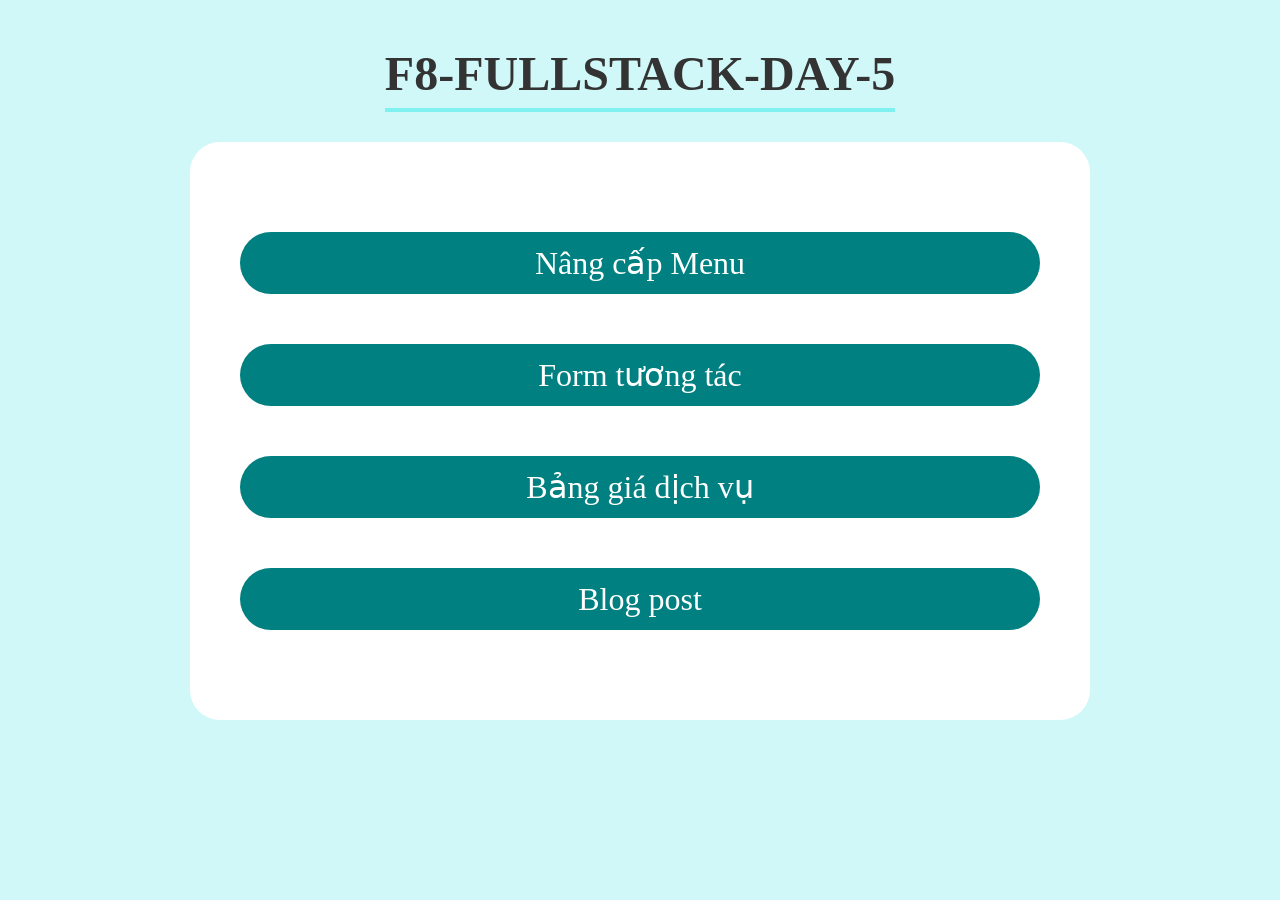
<file: index.html>
<!DOCTYPE html>
<html lang="en">
<head>
    <meta charset="UTF-8">
    <meta name="viewport" content="width=device-width, initial-scale=1.0">
    <title>f8-fullstack-day-5</title>
    <link rel="stylesheet" href="./css/reset.css">
    <link rel="stylesheet" href="./css/style.css">
</head>
<body class="index-body">
    <div class="heading">
        <h1>F8-FULLSTACK-DAY-5</h1>
    </div>
    <div class="container">
        <a href="./menu-enhanced.html" target="_blank">
            <div class="box">
                <h2> Nâng cấp Menu</h2>
            </div>
        </a>
        <a href="./form-interactive.html" target="_blank">
            <div class="box">
                <h2> Form tương tác</h2>
            </div>
        </a>
        <a href="./pricing-table.html" target="_blank">
            <div class="box">
                <h2> Bảng giá dịch vụ </h2>
            </div>
        </a>
        <a href="./blog-post.html" target="_blank">
            <div class="box">
                <h2> Blog post </h2>
            </div>
        </a>
    </div>
    
    
</body>
</html>
</file>
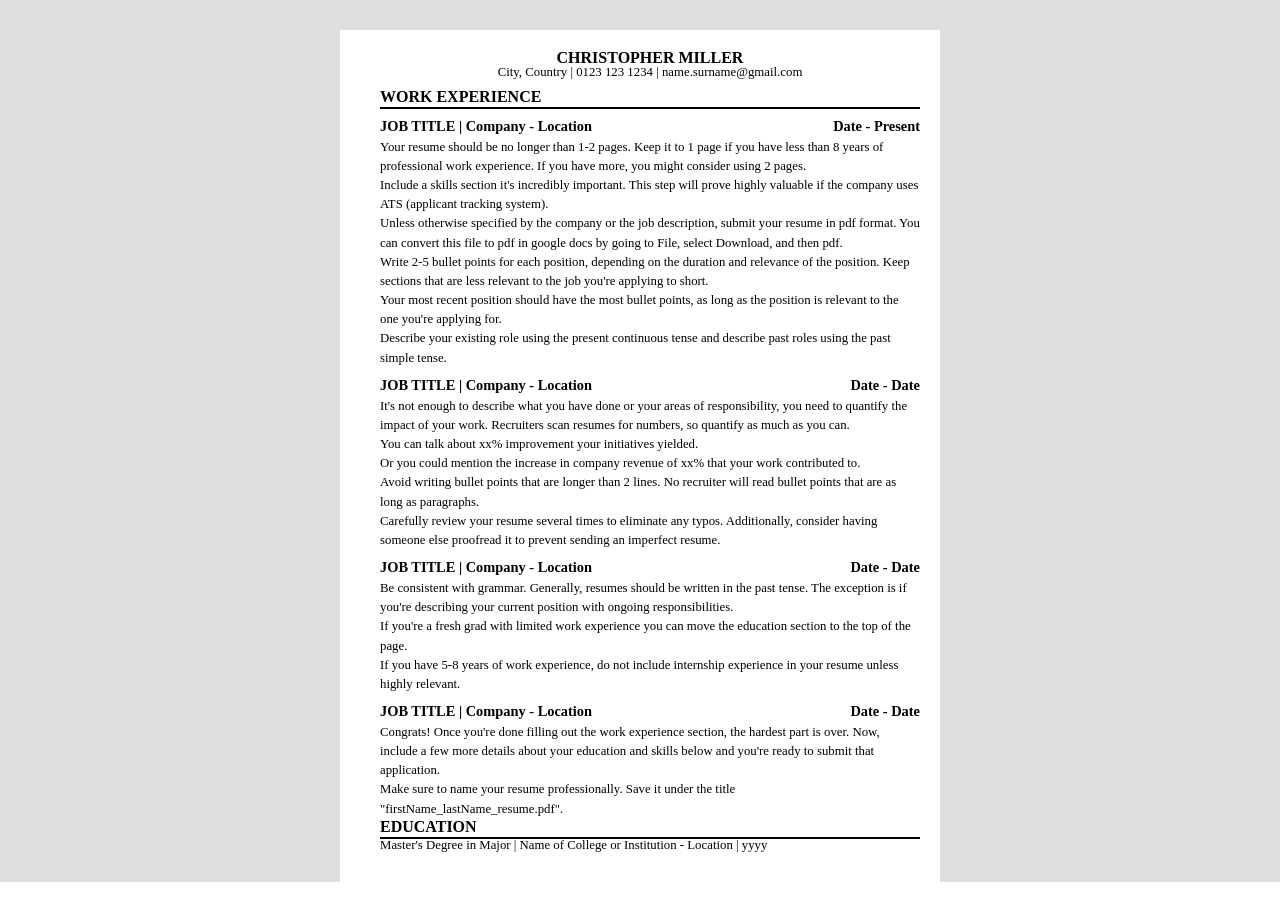
<file: cv.html>
<!DOCTYPE html>
<html lang="en">
<head>
    <meta charset="UTF-8">
    <meta name="viewport" content="width=device-width, initial-scale=1.0">
    <title>CV</title>
    <link rel="stylesheet" href="./css/reset.css">
    <link rel="stylesheet" href="./css/style.css">
</head>
<body>
    <div class="background">
        <div class="cv-content">
            <h1 class="heading-1-cv">CHRISTOPHER MILLER</h1>
            <p class="paragraph">City, Country | 0123 123 1234 | name.surname@gmail.com</p>
            <h2 class="heading-2">WORK EXPERIENCE</h2>
            <h3 class="heading-3">
                <span>JOB TITLE | Company - Location</span> 
                <span>Date - Present</span> 
                <span class="full-width"></span> 
            </h3>
            <ul>
                <li>Your resume should be no longer than 1-2 pages. Keep it to 1 page if you have less than 8 years of professional work experience. If you have more, you might consider using 2 pages.</li>
                <li>Include a skills section it's incredibly important. This step will prove highly valuable if the company uses ATS (applicant tracking system).</li>
                <li>Unless otherwise specified by the company or the job description, submit your resume in pdf format. You can convert this file to pdf in google docs by going to File, select Download, and then pdf.</li>
                <li>Write 2-5 bullet points for each position, depending on the duration and relevance of the position. Keep sections that are less relevant to the job you're applying to short.</li>
                <li>Your most recent position should have the most bullet points, as long as the position is relevant to the one you're applying for.</li>
                <li>Describe your existing role using the present continuous tense and describe past roles using the past simple tense.</li>
            </ul>
            <h3 class="heading-3">
                <span>JOB TITLE | Company - Location</span> 
                <span>Date - Date</span> 
                <span class="full-width"></span> 
            </h3>
            <ul>
                <li>It's not enough to describe what you have done or your areas of responsibility, you need to quantify the impact of your work. Recruiters scan resumes for numbers, so quantify as much as you can.</li>
                <li>You can talk about xx% improvement your initiatives yielded.</li>
                <li>Or you could mention the increase in company revenue of xx% that your work contributed to.</li>
                <li>Avoid writing bullet points that are longer than 2 lines. No recruiter will read bullet points that are as long as paragraphs.</li>
                <li>Carefully review your resume several times to eliminate any typos. Additionally, consider having someone else proofread it to prevent sending an imperfect resume.</li>
            </ul>
            <h3 class="heading-3">
                <span>JOB TITLE | Company - Location</span> 
                <span>Date - Date</span> 
                <span class="full-width"></span> 
            </h3>
            <ul>
                <li>Be consistent with grammar. Generally, resumes should be written in the past tense. The exception is if you're describing your current position with ongoing responsibilities.</li>
                <li>If you're a fresh grad with limited work experience you can move the education section to the top of the page.</li>
                <li>If you have 5-8 years of work experience, do not include internship experience in your resume unless highly relevant.</li>
            </ul>
            <h3 class="heading-3">
                <span>JOB TITLE | Company - Location</span> 
                <span>Date - Date</span> 
                <span class="full-width"></span> 
            </h3>
            <ul>
                <li>Congrats! Once you're done filling out the work experience section, the hardest part is over. Now, include a few more details about your education and skills below and you're ready to submit that application.</li>
                <li>Make sure to name your resume professionally. Save it under the title "firstName_lastName_resume.pdf".</li>
            </ul>
            <h2 class="heading-2">EDUCATION</h2>
            <p><strong>Master's Degree in Major</strong> | Name of College or Institution - Location | yyyy</p>
        </div>
    </div>    

</body>
</html>
</file>
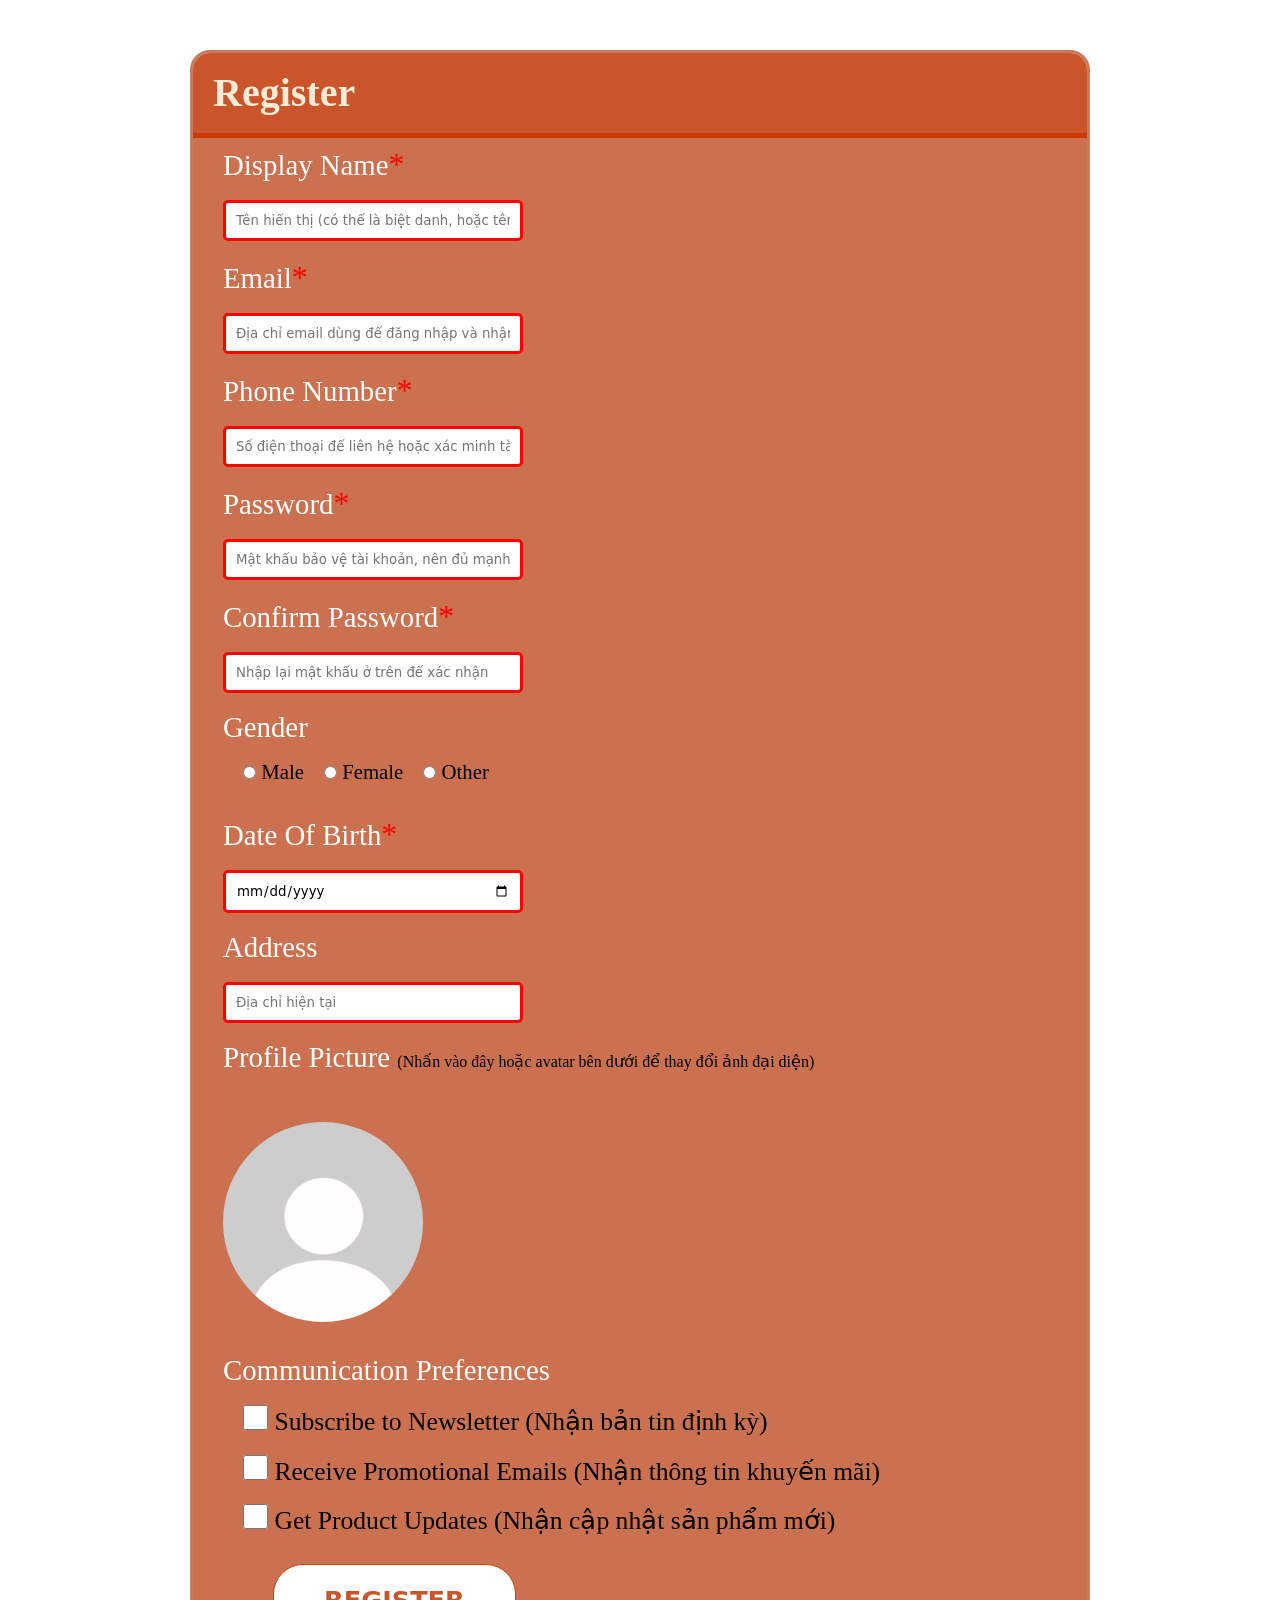
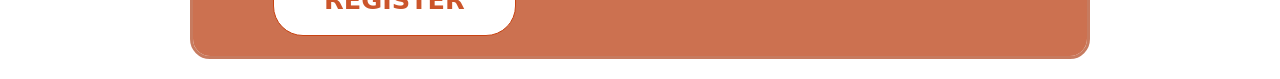
<file: form-interactive.html>
<!DOCTYPE html>
<html lang="en">
<head>
    <meta charset="UTF-8">
    <meta name="viewport" content="width=device-width, initial-scale=1.0">
    <title>Register</title>
    <link rel="stylesheet" href="./css/reset.css">
    <link rel="stylesheet" href="./css/style.css">
</head>
<body>
    <div class="wrapper">
        <div class="form-register">
            <h1 class="heading-1-form">Register</h1>
        </div>
        <div class="form-container">
            <form action="" autocomplete="off" spellcheck="false">
                <div class="form-content">
                    <label for="displayname">Display Name</label>
                    <input type="text" name="Display Name" required id="displayname" placeholder="Tên hiển thị (có thể là biệt danh, hoặc tên thật....)">
                </div>
                <div class="form-content">
                    <label for="email">Email</label>
                    <input type="email" name="email" required id="email" placeholder="Địa chỉ email dùng để đăng nhập và nhận thông báo" >
                </div>
                <div class="form-content">
                    <label for="phonenumber">Phone Number</label>
                    <input type="tel" name="Phone Number" required id="phonenumber" placeholder="Số điện thoại để liên hệ hoặc xác minh tài khoản">
                </div>
                <div class="form-content">
                    <label for="password">Password</label>
                    <input type="password" name="password" required id="password" placeholder="Mật khẩu bảo vệ tài khoản, nên đủ mạnh">
                </div>
                <div class="form-content">
                    <label for="confirmpassword">Confirm Password</label>
                    <input type="password" name="Confirm Password" required id="confirmpassword" placeholder="Nhập lại mật khẩu ở trên để xác nhận">
                </div>
                <div class="form-content">
                    <div class="gender-group">
                        <label>Gender</label>
                            <div class="radio-options">
  <label for="male">
    <input type="radio" name="Gender" required id="male"> Male
  </label>
  <label for="female">
    <input type="radio" name="Gender" required id="female"> Female
  </label>
  <label for="other">
    <input type="radio" name="Gender" required id="other"> Other
  </label>
</div>
                        
                    </div>
                </div>
                <div class="form-content">
                    <label for="dateofbirth">Date Of Birth</label>
                    <input type="date" name="Date Of Birth" required id="dateofbirth">
                </div>
                <div class="form-content">
                    <label for="address">Address</label>
                    <input type="text" name="Address" required id="address" placeholder="Địa chỉ hiện tại ">
                </div>
                <div class="form-content">
                    <div class="img-upload">
                        <label for="profilepicture">
                            <p>Profile Picture <span style="color:black; font-size:16px">(Nhấn vào đây hoặc avatar bên dưới để thay đổi ảnh đại diện)</span></p>
                        
                            <img src="./image/img-placeholder.png" alt="avatar">
                        </label>
                        <input type="file" name="Profile Picture" id="profilepicture" accept="image/*">
                    </div>
                </div>
                <div class="form-content">
                    <div class="email-group">
                        <label>Communication Preferences</label>
                        <div class="email-options">
                            <label for="subscribe">
                                <input type="checkbox" name="Communication Preferences" id="subscribe">
                                Subscribe to Newsletter (Nhận bản tin định kỳ)
                            </label>
    
                            <label for="receive">
                                <input type="checkbox" name="Communication Preferences" id="receive">
                                Receive Promotional Emails (Nhận thông tin khuyến mãi)
                            </label>
    
                            <label for="get">
                                <input type="checkbox" name="Communication Preferences" id="get">
                                 Get Product Updates (Nhận cập nhật sản phẩm mới)
                            </label>
                        </div>
                    </div>
                    
                </div>
                <button type="submit" class="form-btn">REGISTER</button>
            </form>

        </div>
    </div>
</body>
</html>
</file>
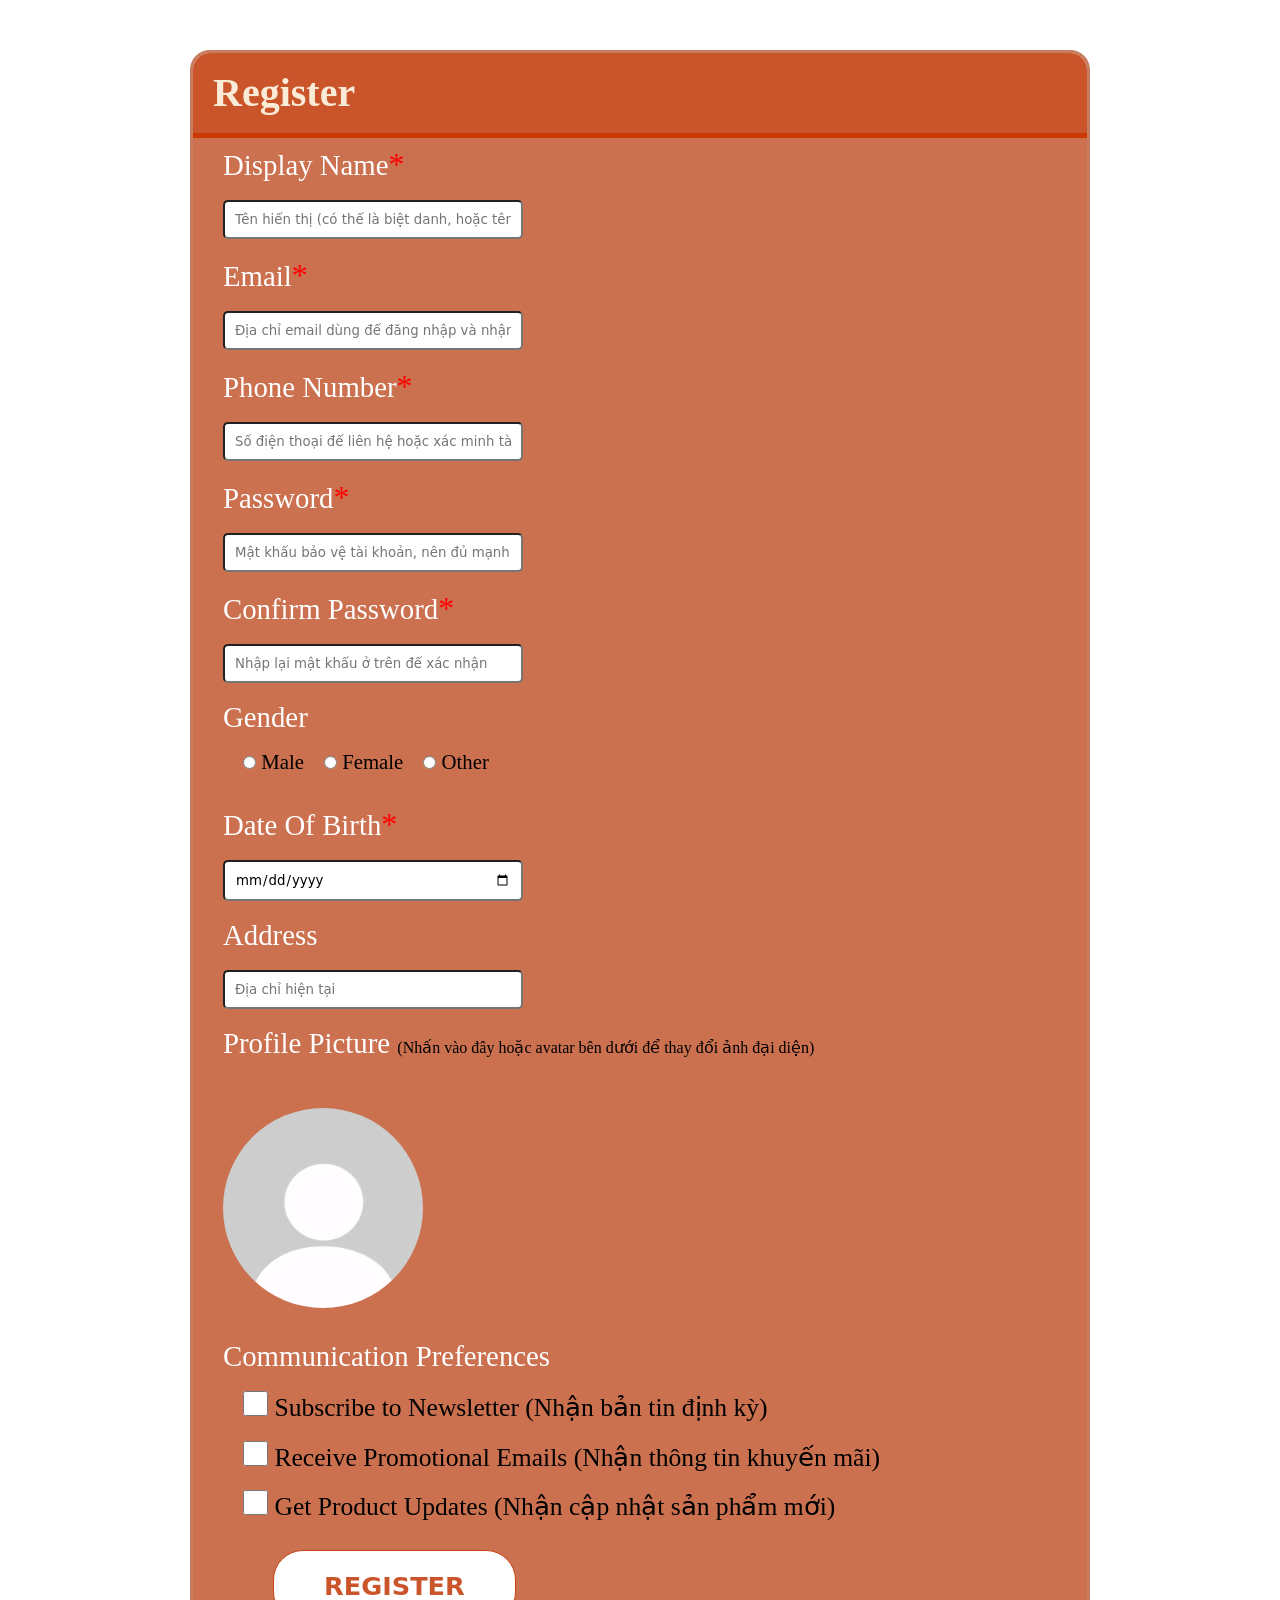
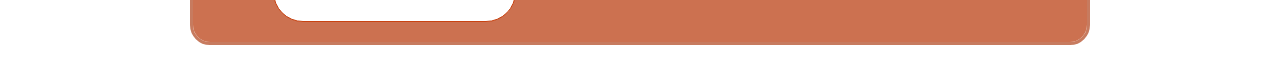
<file: form.html>
<!DOCTYPE html>
<html lang="en">
<head>
    <meta charset="UTF-8">
    <meta name="viewport" content="width=device-width, initial-scale=1.0">
    <title>Register</title>
    <link rel="stylesheet" href="./css/reset.css">
    <link rel="stylesheet" href="./css/style.css">
</head>
<body>
    <div class="wrapper">
        <div class="form-register">
            <h1 class="heading-1-form">Register</h1>
        </div>
        <div class="form-container">
            <form action="" autocomplete="off" spellcheck="false">
                <div class="form-content">
                    <label for="displayname">Display Name</label>
                    <input type="text" name="Display Name" id="displayname" placeholder="Tên hiển thị (có thể là biệt danh, hoặc tên thật....)">
                </div>
                <div class="form-content">
                    <label for="email">Email</label>
                    <input type="email" name="email" id="email" placeholder="Địa chỉ email dùng để đăng nhập và nhận thông báo" >
                </div>
                <div class="form-content">
                    <label for="phonenumber">Phone Number</label>
                    <input type="tel" name="Phone Number" id="phonenumber" placeholder="Số điện thoại để liên hệ hoặc xác minh tài khoản">
                </div>
                <div class="form-content">
                    <label for="password">Password</label>
                    <input type="password" name="password" id="password" placeholder="Mật khẩu bảo vệ tài khoản, nên đủ mạnh">
                </div>
                <div class="form-content">
                    <label for="confirmpassword">Confirm Password</label>
                    <input type="password" name="Confirm Password" id="confirmpassword" placeholder="Nhập lại mật khẩu ở trên để xác nhận">
                </div>
                <div class="form-content">
                    <div class="gender-group">
                        <label>Gender</label>
                            <div class="radio-options">
  <label for="male">
    <input type="radio" name="Gender" id="male"> Male
  </label>
  <label for="female">
    <input type="radio" name="Gender" id="female"> Female
  </label>
  <label for="other">
    <input type="radio" name="Gender" id="other"> Other
  </label>
</div>
                        
                    </div>
                </div>
                <div class="form-content">
                    <label for="dateofbirth">Date Of Birth</label>
                    <input type="date" name="Date Of Birth" id="dateofbirth">
                </div>
                <div class="form-content">
                    <label for="address">Address</label>
                    <input type="text" name="Address" id="address" placeholder="Địa chỉ hiện tại ">
                </div>
                <div class="form-content">
                    <div class="img-upload">
                        <label for="profilepicture">
                            <p>Profile Picture <span style="color:black; font-size:16px">(Nhấn vào đây hoặc avatar bên dưới để thay đổi ảnh đại diện)</span></p>
                        
                            <img src="./image/img-placeholder.png" alt="avatar">
                        </label>
                        <input type="file" name="Profile Picture" id="profilepicture" accept="image/*">
                    </div>
                </div>
                <div class="form-content">
                    <div class="email-group">
                        <label>Communication Preferences</label>
                        <div class="email-options">
                            <label for="subscribe">
                                <input type="checkbox" name="Communication Preferences" id="subscribe">
                                Subscribe to Newsletter (Nhận bản tin định kỳ)
                            </label>
    
                            <label for="receive">
                                <input type="checkbox" name="Communication Preferences" id="receive">
                                Receive Promotional Emails (Nhận thông tin khuyến mãi)
                            </label>
    
                            <label for="get">
                                <input type="checkbox" name="Communication Preferences" id="get">
                                 Get Product Updates (Nhận cập nhật sản phẩm mới)
                            </label>
                        </div>
                    </div>
                    
                </div>
                <button type="submit" class="form-btn">REGISTER</button>
            </form>

        </div>
    </div>
</body>
</html>
</file>
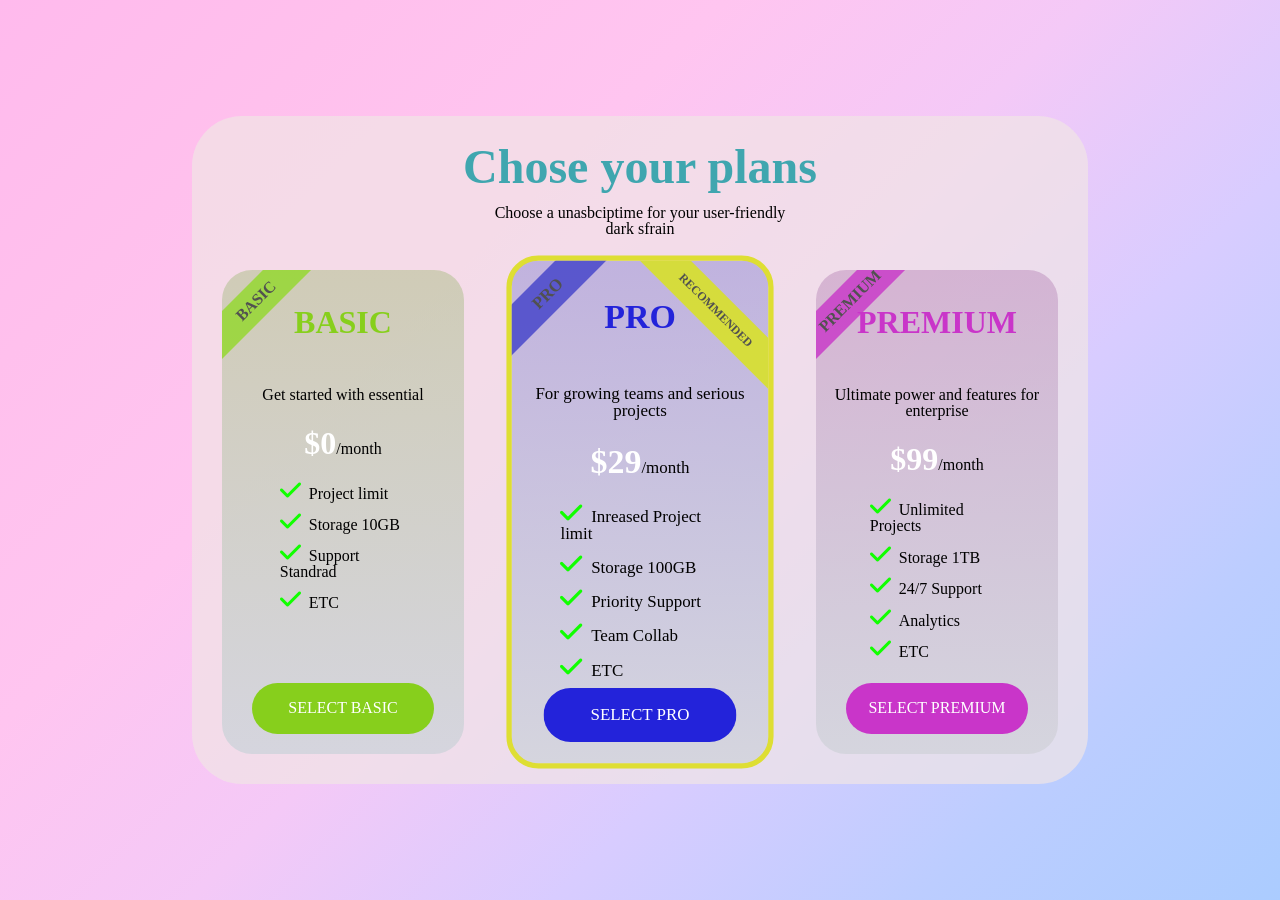
<file: pricing-table.html>
<!DOCTYPE html>
<html lang="en">
<head>
    <meta charset="UTF-8">
    <meta name="viewport" content="width=device-width, initial-scale=1.0">
    <title>Bảng Giá Dich Vụ</title>
    <link rel="stylesheet" href="./css/reset.css">
    <link rel="stylesheet" href="./css/style.css">
    <link rel="stylesheet" href="https://cdnjs.cloudflare.com/ajax/libs/font-awesome/6.5.1/css/all.min.css">
</head>
<body class="pricing-table">
    
    <div class="table">
        <div class="title">
            <h1>Chose your plans</h1>
            <p>Choose a unasbciptime for your user-friendly dark sfrain</p>
        </div>
        <div class="table-content">
            <div class="table-basic">
                <h2> BASIC</h2>
                <p>Get started with essential</p>
                <p><span>$0</span>/month</p>
                <div class="features">
                    <p class="icon">Project limit</p>
                    <p class="icon">Storage 10GB</p>
                    <p class="icon">Support Standrad</p>
                    <p class="icon">ETC</p>
                </div>
                <a href="#" class="bottom">
                    SELECT BASIC
                </a>
            </div>
            <div class="table-pro">
                <h2>PRO</h2>
                <p>For growing teams and serious projects</p>
                <p><span>$29</span>/month</p>
                <div class="features">
                    <p class="icon">Inreased Project limit</p>
                    <p class="icon">Storage 100GB</p>
                    <p class="icon">Priority Support</p>
                    <p class="icon">Team Collab</p>
                    <p class="icon">ETC</p>
                </div>
                <a href="#" class="bottom">
                    SELECT PRO
                </a>
            </div>
            <div class="table-premium">
                <h2>PREMIUM</h2>
                <p>Ultimate power and features for enterprise</p>
                <p><span>$99</span>/month</p>
                <div class="features">
                    <p class="icon">Unlimited Projects</p>
                    <p class="icon">Storage 1TB</p>
                    <p class="icon">24/7 Support</p>
                    <p class="icon">Analytics</p>
                    <p class="icon">ETC</p>
                </div>
                <a href="#" class="bottom">
                    SELECT PREMIUM
                </a>
            </div>
            
        </div>
    </div>
</body>
</html>
</file>
<file: css/style.css>
* {
    box-sizing: border-box;
    font-family: system-ui, -apple-system, BlinkMacSystemFont, 'Segoe UI', Roboto, Oxygen, Ubuntu, Cantarell, 'Open Sans', 'Helvetica Neue', sans-serif;
    margin: 0;
    padding: 0;
}

.index-body {
    background-color: #d1f8f8;
    color: #000000;
    text-align: center;
}

.form-body {
    background-color: #c99a89;
}

/* Dành cho file index.html */
.heading {
    font-size: 3rem;
    text-align: center;
    font-weight: bold;
    margin-top: 50px;
    color: #333333;
    margin-bottom: 30px;
    display: inline-block;
    padding-bottom: 10px;
    border-bottom: 4px solid #80f1f1;

}


.container  {
    margin: 0px auto;
    background-color: #ffffff;
    border-radius: 30px;
    max-width: 900px;
    height: auto;
    padding: 40px;
}

.container > a {
    text-decoration: none;
}
.box  {
    background-color: #008080;
    color: #ffffff;
    max-width: 800px;
    margin: 50px auto;
    padding: 15px;
    border-radius: 35px;
    font-size: 2rem;
}

.box:hover {
    background-color: #006666;
    font-weight: bold;
}

/* Dành cho FILE cv.html */

.background {
    width: 100%;
    height: auto;
    display: flex;
    background: #e0dede;

}

.cv-content {
    background-color: white;
    height: auto;
    max-width: 600px;
    padding: 20px 20px 30px 40px;
    margin-top: 30px;
    margin-left: auto;
    margin-right: auto;

}

.heading-1-cv {
    font-size: 1.3;
    font-weight: bold;
    text-align: center;
}

.paragraph {
    font-size: 0.9rem;
    margin-bottom: 10px;
    text-align: center;

}

.heading-2 {
    padding-bottom: 2px;
    border-bottom: 2px solid black;
    width: 100%;
    font-size: 1rem;
    font-weight: bold;
    text-align: left;
}


.heading-3 {
    text-align: justify;
    width: 100%;
    font-size: 0.9rem;
    font-weight: bold;
    margin-bottom: -10px;
    margin-top: 10px;
}

.full-width {
    width: 100%;
    display: inline-block;
}

.heading-3 span {
    display: inline-block;
}

.cv-content ul li {
    line-height: 1.5;
    font-size: 0.8rem;
}

.cv-content p,
.cv-content strong {
    font-size: 0.8rem ;
}

/* Dành cho FILE form.html */

.wrapper {
    width: 900px;
    height: auto;
    border: 3px solid #c77b5f;
    border-radius: 20px;
    margin-top: 50px;
    margin-left: auto;
    margin-right: auto;
    overflow: hidden;
    margin-bottom: 20px;
}

.heading-1-form {
    font-size: 2.5rem;
    padding: 20px;
    color: antiquewhite;
    font-weight: bold;
    background-color: #cb552b ;
    border-bottom: 5px solid #cb3a05;

}

.form-container {
    width: 100%;
    height: auto;
    background-color: #cc7150 ;
}

.form-content {
    display: block;
    padding: 10px 0 10px 30px;
    font-size: 1.8rem;
    color: white;
}

.form-content label {
    display: block;
}

.form-content input[type="text"], 
.form-content input[type="email"], 
.form-content input[type="password"],
.form-content input[type="number"],
.form-content input[type="tel"],
.form-content input[type="date"] {
    padding: 10px;
    /* border: 1px solid transparent; */
    border-radius: 5px;
    width: 300px;
    margin-top: 20px;
}

.form-content label[for="displayname"]::after,
.form-content label[for="email"]::after, 
.form-content label[for="phonenumber"]::after, 
.form-content label[for="password"]::after, 
.form-content label[for="confirmpassword"]::after, 
.form-content label[for="dateofbirth"]::after {
    content: "*";
    font-size: 2rem;
    color: red;

}


.gender-group {
    display: block;
    align-items: center;
    margin-bottom: 15px;
}

.radio-options {
    display: flex;
    margin-left: 20px;
    font-size: 1.3rem;
    margin-top: 20px;
    gap: 20px;
    color: black;
}

.radio-optios label input {
    padding: 0;
    width: 50px;
}

.img-upload {
    display: flex;
    flex-direction: column;
    

}

.img-upload span {
    color: black;
    font-size: 1.6rem;
}

.form-content img {
    border-radius: 50%;
    width: 200px;
    height: 200px;
    margin-top: 50px;
}


#profilepicture {
    display: none;
}

.email-group {
    display: block;
    align-items: center;
    margin-top: 10px;
}

.email-options {
    display: flex;
    margin-left: 20px;
    font-size: 1.6rem;
    margin-top: 20px;
    gap: 20px;
    color: black;
    flex-direction: column;
}

.form-content input[type="checkbox"] {
    height: 25px;
    width: 25px;
}

.form-btn {
    margin-left: 80px;
    padding: 20px 50px 20px 50px;
    margin-top: 20px;
    background-color: white;
    color: #cb552b;
    border-radius: 30px;
    border: 1px solid #c84312;
    font-size: 1.6rem;
    font-weight: bold;
    margin-bottom: 20px;
}

.wrapper:focus-within {
    box-shadow: 0 20px 40px rgb(212, 87, 42, 0.6), 0 40px 80px rgba(228, 64, 5, 0.8);
    border: 3px solid rgb(255, 68, 0);

}

form:focus-within {
    box-shadow: 0 20px 40px rgb(212, 87, 42, 0.6), 0 40px 80px rgba(228, 64, 5, 0.8);
    border: 3px solid rgb(255, 68, 0);
}

input:focus{
    outline: 2px solid #2efc00;
    /* border: 2px solid #2efc00; */
    border-radius: 2px;
}


input:invalid {
    border: 3px solid red;
}

button:hover {
    background-color: #ff4400 ;
    color: #f1f1f1;
    border: 1px solid #f1f1f1;
}

/* Dành cho FILE menu.html */

.nav-bar {
    display: flex;
    width: 100%;
    height: 80px;
    background-color: #3206d1;
    margin-top: 3px;
    align-items: center;
}

.nav-bar > ul {
    display: flex;
    margin-right: auto;
    margin-left: auto;
    height: 100%;


}

.nav-bar ul li a {
    font-size: 1.1rem;
    color: white;
    text-decoration: none;
    display: flex;
    padding: 0 20px 0 20px;
    height: 100%;
    font-weight: bold;
    align-items: center;
}

.nav-bar ul li a::before {
    content: "🜄";
    color: white;
    margin-right: 20px;
}

.nav-bar ul li {
    border-right: 3px solid #3206d1;
    border-left: 3px solid #3206d1;
}

.nav-bar ul li:first-child{
    border-left: none;
}

.nav-bar ul li:last-child{
    border-right: none;
}

.nav-bar ul li > a:hover {
    background-color: #f1f1f1;
    color: #000000;
}

.nav-bar ul > li a:hover::before{
    color: #000000;

}

.nav-bar ul li:active {
    background-color: #f1f1f1;
    color: #000000;
    transform: scale(1.05);
}

.menu-content {
    width: 100%;
    height: 500px;
    background-color: #aab6f5;
}

/* Dành cho FILE pricing-table.html */

.pricing-table {
    background-image: linear-gradient(315deg, rgb(171, 204, 255) 0%, rgb(188, 205, 255) 16.667%, rgb(216, 204, 255) 33.333%, rgb(244, 201, 247) 50%, rgb(255, 197, 240) 66.667%, rgb(255, 192, 237) 83.333%, rgb(255, 186, 237) 100%);
    min-height: 100vh;
    width: 100%;
    align-items: center;
    display: flex;
    justify-content: center;
}

.table .title {
    width: 40%;
    height: 100px;
    margin: 3% auto;
    text-align: center;
}
.table .title h1 {
    font-size: 3rem;
    color: rgb(63 166 175);
    font-weight: bold;
    margin-top: 1%;
}
.table .title p {
    font-size: 1rem;
    margin-top: 4%;
    color: black;
}
.table {
    width: 70%;
    background-color: rgba(241, 230, 230, 0.7);
    border-radius: 50px;
    display: inline-block;
}
.table-content {
    display: flex;
    align-items: stretch;
    gap: 50px ;
    padding: 0 30px 30px;
}

.table-content > div:nth-child(2) {
    border: 5px solid rgb(222, 222, 51);
    transform: scale(1.06);
}

.table-basic,
.table-pro,
.table-premium {
    /* width: 28%; */
    /* height: 80%; */
    background-color: white;
    /* margin: auto 3% auto 3%; */
    align-items: center;
    /* justify-items: center; */
    border-radius: 30px;
    text-align: center;
    display: flex;
    flex: 1;
    flex-direction: column;
    position: relative;
    overflow: hidden;
}

.table-basic:hover {
    box-shadow: 0 20px 40px rgba(15, 219, 25, 0.45),0 12px 24px rgba(31, 203, 34, 0.35);
}

.table-pro:hover {
    box-shadow: 0 20px 40px rgba(40, 20, 193, 0.45),0 12px 24px rgba(26, 12, 213, 0.35);
}

.table-premium:hover {
    box-shadow: 0 20px 40px rgba(232, 3, 198, 0.45),0 12px 24px rgba(237, 3, 229, 0.35);
    
}
.table-basic{
    background: linear-gradient(to bottom, rgb(152, 181, 109, 0.4), rgb(213, 213, 222));
}

.table-pro{
    background: linear-gradient(to bottom, rgb(117, 117, 206, 0.4), rgb(213, 213, 222));
    
}

.table-premium{
    background: linear-gradient(to bottom, rgb(174, 118, 174, 0.4), rgb(213, 213, 222));
}

.table-basic h2 {
    color: rgb(135, 207, 28);
}
.table-pro h2 {
    color:rgb(35, 35, 218);
}
.table-premium h2 {
    color: rgb(201, 53, 201);
}
.table-content h2 {
    margin: 15% 20%;
    font-size: 2rem;
    font-weight: bold;

}

.table p {
    margin: 5%;
}

.bottom {
    width: 75%;
    padding: 6%;
    align-items: flex-end;
    border-radius: 50px;
    display: flex;
    justify-content: center;
    align-items: center;
    text-decoration: none;
    margin: auto auto 20px auto;
    border: 3px solid transparent;
    text-align: center;
    color: white;
}

.table-basic > .bottom:hover {
    background-color: white;
    border: 3px solid rgb(135, 207, 28);
    color: #333333;
    box-shadow: 0 5px 10px rgba(15, 219, 25, 0.45),0 3px 6px rgba(31, 203, 34, 0.35);

}

.table-pro > .bottom:hover {
    background-color: white;
    border: 3px solid rgb(35, 35, 218);
    color: #333333;
    box-shadow: 0 5px 10px rgba(40, 20, 193, 0.45),0 3px 6px rgba(26, 12, 213, 0.35);

}

.table-premium > .bottom:hover {
    background-color: white;
    border: 3px solid rgb(201, 53, 201);
    color: #333333;
    box-shadow: 0 5px 10px rgba(232, 3, 198, 0.45),0 3px px rgba(237, 3, 229, 0.35);

}

.table-basic > .bottom {
    background-color: rgb(135, 207, 28);
}

.table-pro > .bottom {
    background-color: rgb(35, 35, 218);
}

.table-premium > .bottom {
    background-color: rgb(201, 53, 201);
}

.table-basic::before {
    content: "BASIC";
    background-color: rgba(147, 217, 42, 0.8) ;
    color: rgb(81, 81, 80);
    width: 180px;
    height: 34px;
    top: 14px;
    left: -56px;
    position: absolute;
    display: flex;
    align-items: center;
    justify-content: center;
    transform: rotate(-45deg);
    font-weight: bold;
    
}

.table-pro::before {
    content: "PRO";
    background-color: rgba(64, 64, 202, 0.8);
    color: rgb(81, 81, 80);
    width: 180px;
    height: 34px;
    top: 14px;
    left: -56px;
    position: absolute;
    display: flex;
    align-items: center;
    justify-content: center;
    transform: rotate(-45deg);
    font-weight: bold;
    
}

.table-premium::before {
    content: "PREMIUM";
    background-color: rgb(201, 53, 201, 0.8);
    color: rgb(81, 81, 80);
    width: 180px;
    height: 34px;
    top: 14px;
    left: -56px;
    position: absolute;
    display: flex;
    align-items: center;
    justify-content: center;
    transform: rotate(-45deg);
    font-weight: bold;
    
}

.table-pro::after {
    content: "RECOMMENDED";
    background-color: rgba(219, 230, 21, 0.8);
    color: rgb(81, 81, 80);
    width: 180px;
    height: 34px;
    top: 30px;
    right: -40px;
    position: absolute;
    display: flex;
    align-items: center;
    justify-content: center;
    transform: rotate(45deg);
    font-weight: bold;
    font-size: 0.7rem ;
}

.icon::before {
    content: "";
    font-family: "Font Awesome 6 Free";
    font-weight: bold;
    color: rgb(17, 255, 0);
    font-size: 1.5rem;
    margin-right: 8px;
}

.features {
    text-align: left;
}

.table-content span {
    color: white;
    font-size: 2rem;
    font-weight: bold;
}

/* Phần dành cho FILE blog-post.html */


.img-cover img {
    width: 100% ;
    height: 400px;
    display: block;
}





.blog-container   {
    width: 100%;
    background-color: #ede1bd;
    margin: 0 auto;
    overflow: hidden;
}

.blog-container h1 {
    font-size: 2.2rem;
    color: #333333;
    font-weight: bold;
    text-align: center;
    margin-top: 30px;
    margin-bottom: 30px;
}

.blog-content {
    width: 70%;

}
.blog-content h2:not(h1)  {
    font-size: 1.8rem;
    font-weight: bold;
    margin: 20px;
}

.blog-container .menu {
    width: 100%;
    height: 50px;
    display: flex;
    font-size: 1.5rem;
    justify-content: center;
}
.blog-date {
    width: 50%;
    justify-content: flex-start;
    background-color: #A6A68D;
    align-items: center;
    display: flex;
    padding-left: 10px;
}

.blog-author {
    width: 50%;
    justify-content: flex-end;
    background-color:#d7d783 ;
    align-items: center;
    display: flex;
    padding-right: 10px;
}

.blog-content {
    width: 70%;
    margin: 30px auto 30px auto;
    display: block;
}

/* .blog-content h2 {
    font-size: 1.8rem;
    font-weight: bold;
    margin: 20px;
} */

.blog-content h3 {
    font-size: 1.5rem;
    font-weight: bold;
    margin-bottom: 15px;
    margin-top: 15px;
}

.blog-content p,li {
    font-size: 1.2rem;
    line-height: 1.6rem;
}

.blog-content li {
    list-style-type: disc;
    margin-left: 30px;
}
.blog-content figure img {
    width: 80%;
    height: auto;
    display: block;
    margin: auto;
}
figcaption {
    text-align: center;
    font-size: 1rem;
}

.blog-dia-diem-noi-tieng {
    width: 100%;
    display: flex;
}

.blog-dia-diem-noi-tieng-content {
    width: 50%;
}

.image-dia-diem-noi-tieng {
    width: 50%;
    display: grid;
    justify-content: center;
    align-items: center;
    gap: 5px;
    grid-template-columns: repeat(2, 1fr);
    margin-top: 20px;
    margin-left: 10px;
}

.image-dia-diem-noi-tieng img {
    display: block;
    width: 100%;
    height: 100%;
    border-radius: 5px;
    object-fit: cover;
}

.blog-am-thuc {
    width: 100% ;
    display: flex;
}

.image-amthuc {
    width: 50%;
    display: grid;
    justify-content: center;
    align-items: center;
    gap: 5px;
    grid-template-columns: repeat(2, 1fr);
    margin-top: 20px;
}

.image-amthuc img {
    display: block;
    width: 100%;
    height: 100%;
    border-radius: 5px;
    object-fit: cover;
}

.am-thuc-content {
    width: 50%;
    margin-left: 20px;
}

.blog-van-hoa {
    width: 100%;
    display: flex;
}

.van-hoa-content {
    width: 50%;
}

.image-van-hoa {
    width: 50%;
    display: grid;
    gap: 5px;
    grid-template-columns: repeat(2, 1fr);
    margin-top: 20px;
    margin-left: 20px;
}

.image-van-hoa img {
    width: 100%;
    height: 100%;
    object-fit: cover;
    display: block;
    border-radius: 5px;
}

.blog-content blockquote {
    font-size: 1.2rem;
    line-height: 1.6rem;
    position: relative
}

blockquote::before {
    content: "“";
    font-size: 4rem;
    color: #0073ff;
    top: -5px;
    left: -30px;
    position: absolute;
    opacity: 0.6;
}

.blog-comment {
    width: 100%;
    /* display: flex; */
    align-items: center;
    border-top: 4px solid   #dab64a;
    display: block;

}

.blog-comment form {
    width: 80%;
    margin-left: 100px;
    margin-top: 3%;
}

.blog-comment input {
    width: 100%;
    height: 50px;
    border: none;
    background-color: #c3ac68;
    font-size: 1.5rem;
    padding: 25px;
}

.blog-comment button {
    width: 100px;
    height: 30px;
    border-radius: 10px;
    border: 1px solid #dab64a;
    margin: 10px 0 20px 100px;
    font-weight: bold;
    background-color: #ccb672;
    font-size: 1.3rem;
}

.comment-content {
    display: block;
    width: 80%;
    gap: 50px;
    margin: 10px 0 30px 100px;
}

.comment-content > h2 {
    font-weight: bold;
    font-size: 2rem;
}

.comment-1,
.comment-2,
.comment-3 {
    width: 100%;
    height: 100px;
    border-radius: 10px;
    padding: 8px;
    display: flex;
}

.comment-content > div:nth-of-type(1) {
    margin-top: 30px;
}
.comment-avt {
    width: 70px;
    height: 70px;
    border-radius: 50%;
    border: 1px solid #c6b47c;
    overflow: hidden;
}
.comment-avt img {
    width: 100%;
    height: 100%;
    border-radius: 50%;
    object-fit: cover;
}
.comment-1-content h2,
.comment-2-content h2,
.comment-3-content h2 {
    font-size: 1.5rem;
    font-weight: bold;

}

.comment-1-content p,
.comment-2-content p,
.comment-3-content p {
    font-size: 1.1rem;
    margin-top: 10px;
}

.comment-1-content,
.comment-2-content,
.comment-3-content {
    margin-left: 20px;
    width: 80%;
}

.actions {
    text-align: right;
    margin-right: 10px;
    width: 20%;
    opacity: 0;
}

.actions a {
    color: #333333;
    text-decoration: none;
    display: block;
    padding: 4px;
    font-size: 1.1rem;
}

.comment-3:hover .actions,
.comment-2:hover .actions,
.comment-1:hover .actions {
     opacity: 1;
}

.actions a:hover {
    color: rgb(48, 48, 209);
}
.comment-3:hover,
.comment-2:hover,
.comment-1:hover {
    box-shadow: 0 10px 20px 40px rgb(198, 180, 124, 0.3),0 20px 40px 80px rgb(198, 180, 124, 0.3) ;
    border-left: 8px solid #e4b21e;
    background-color: #f6ecd0 ;
    transition: 0.3s;
    transform: scale(1.02);
}


.blog-content h2 + p::first-letter {
    font-size: 3.5rem;
    color: #0073ff;
    font-weight: bold;
    float: left;
    line-height: 1;
    margin-right: 10px;
    margin-top: 5px;
    font-family: Georgia, serif;
}

.blog-content p::first-line {
    background-color: #f4dea3;

}

.blog-container::selection {
    background-color: #ecbf42 ;
    color: #fff;
}
</file>
